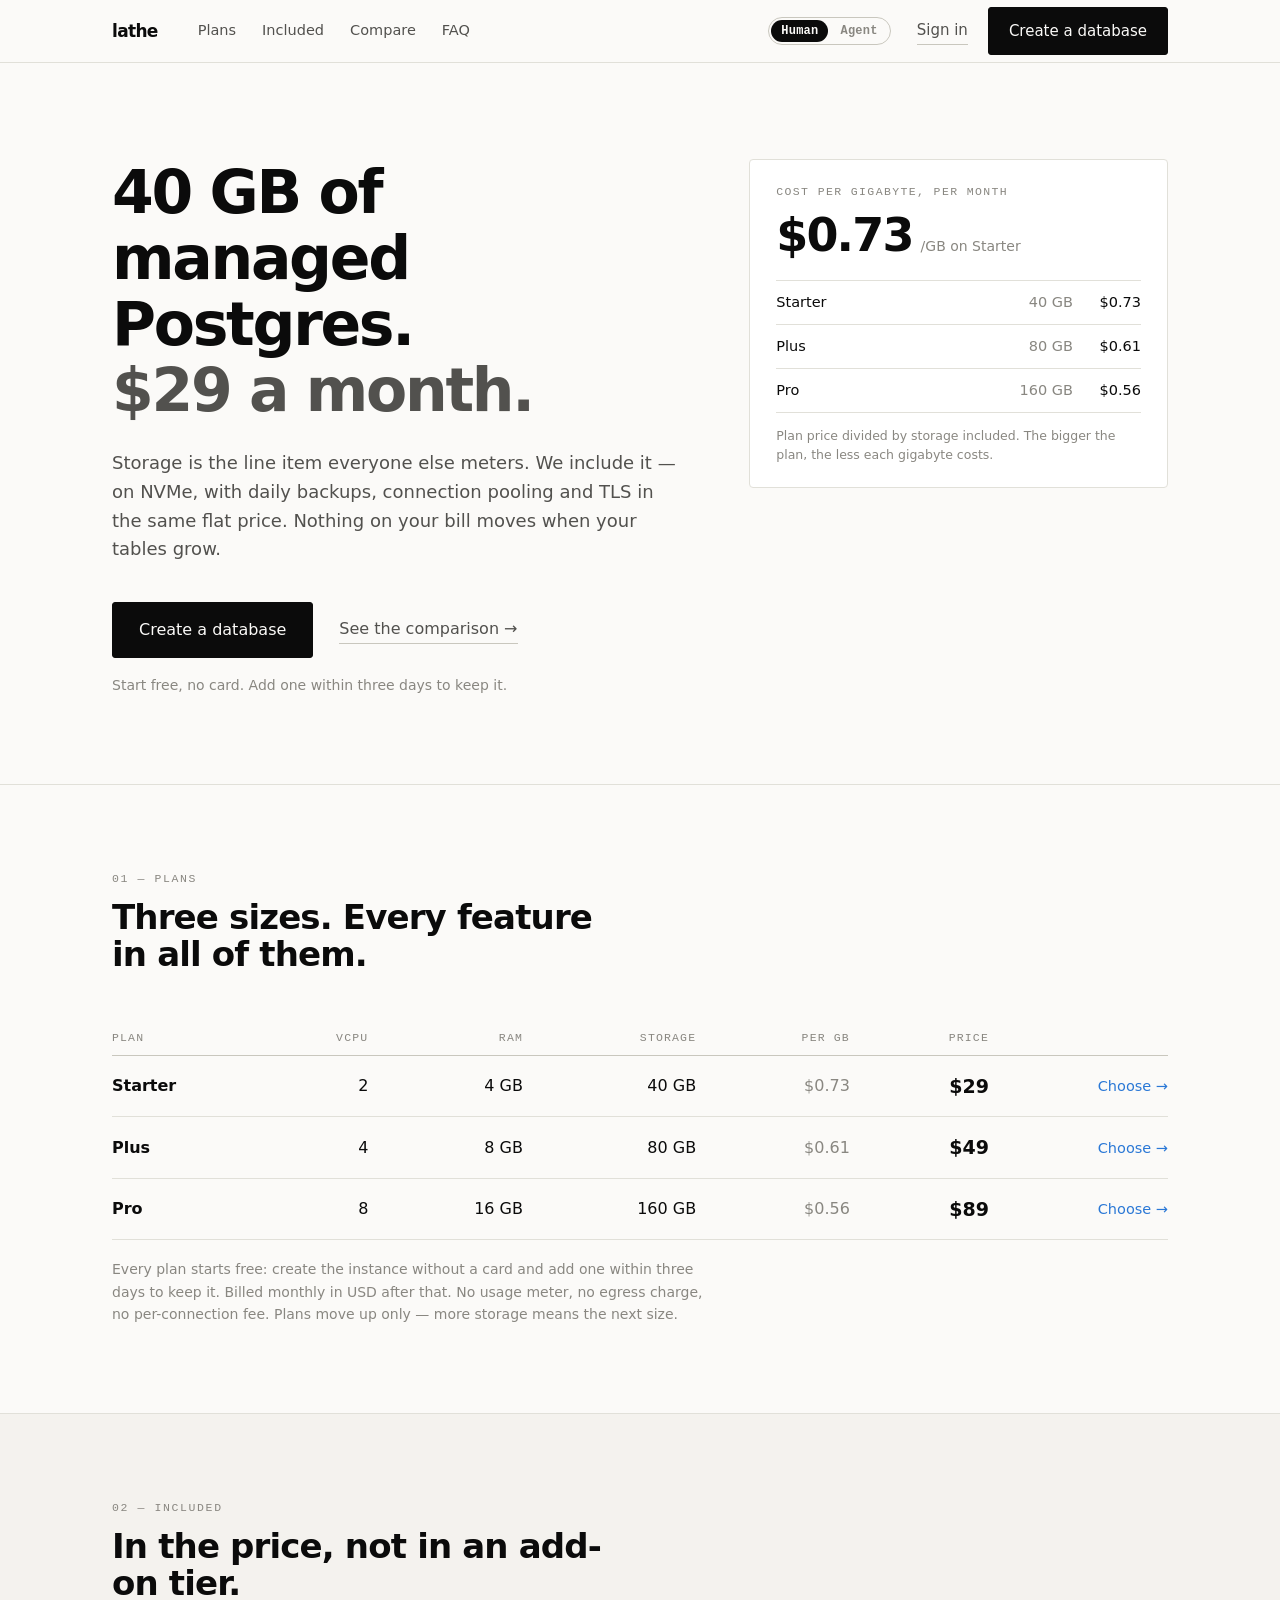
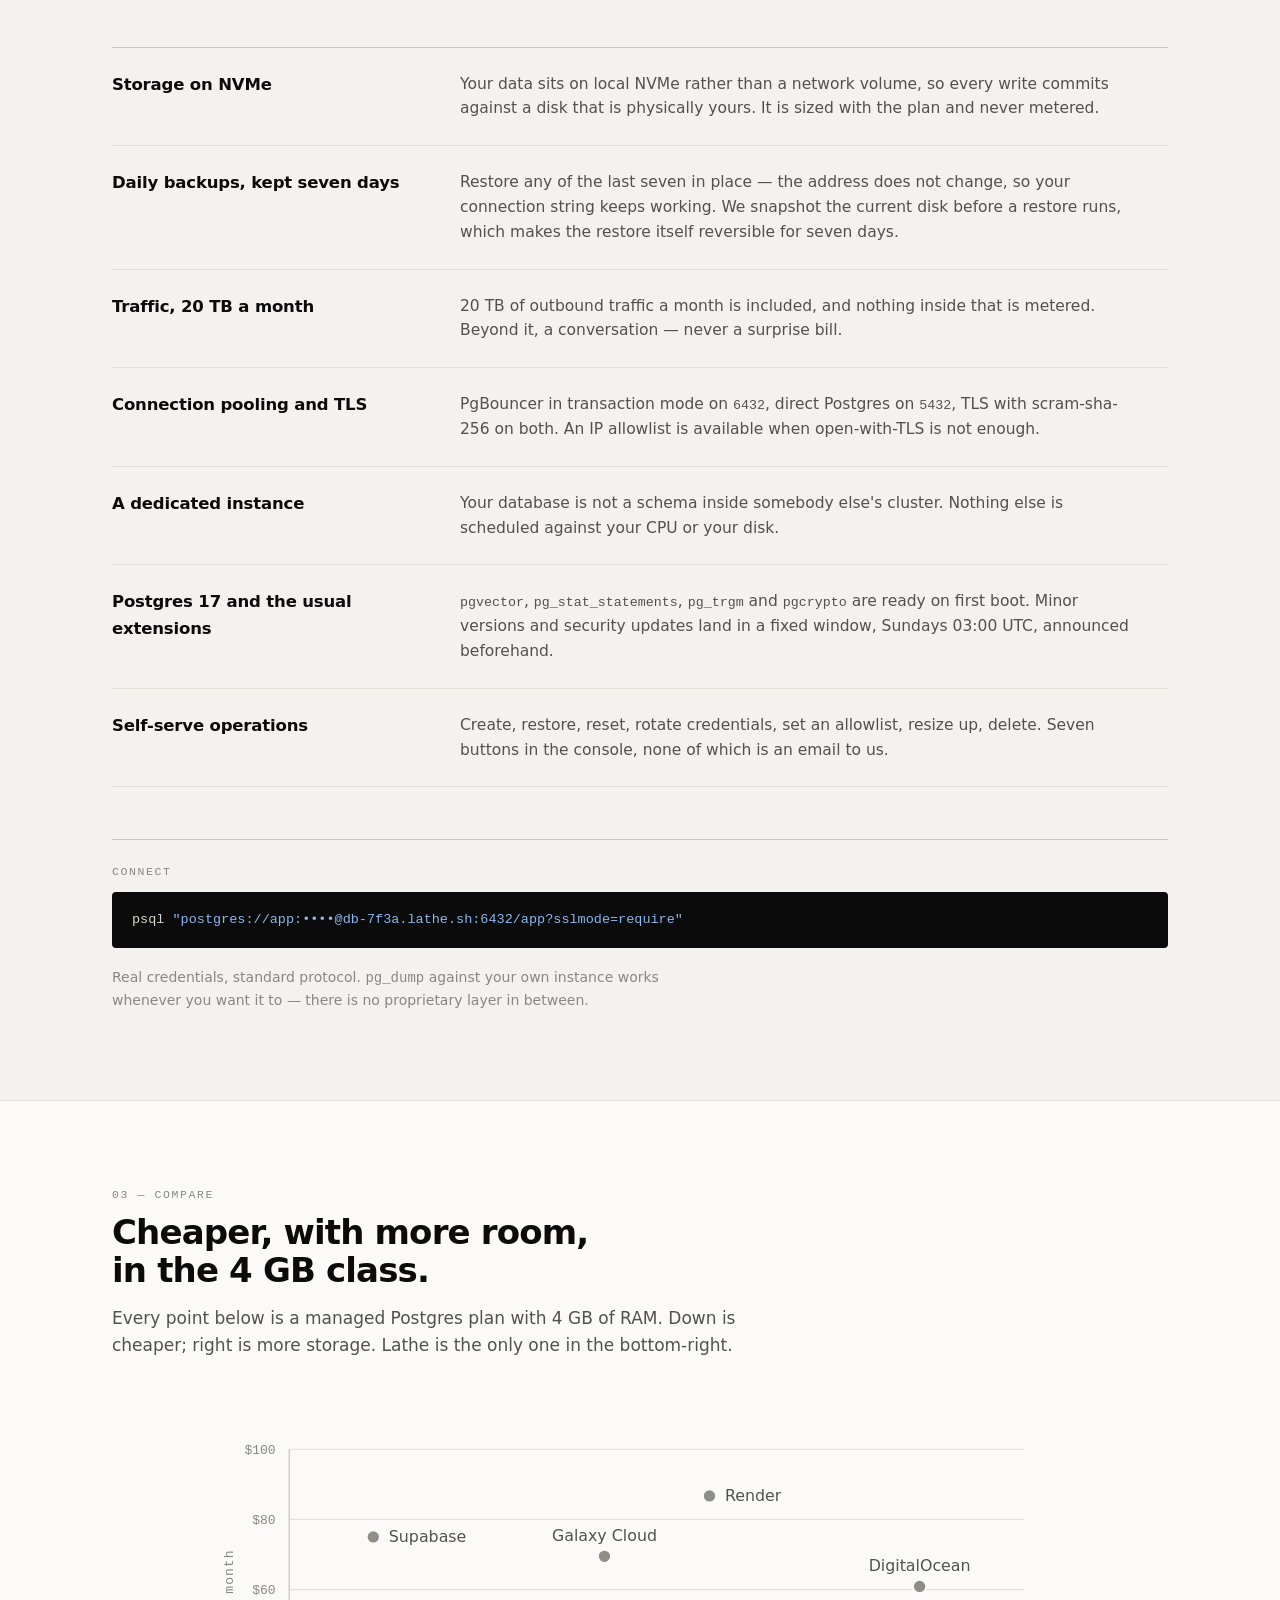
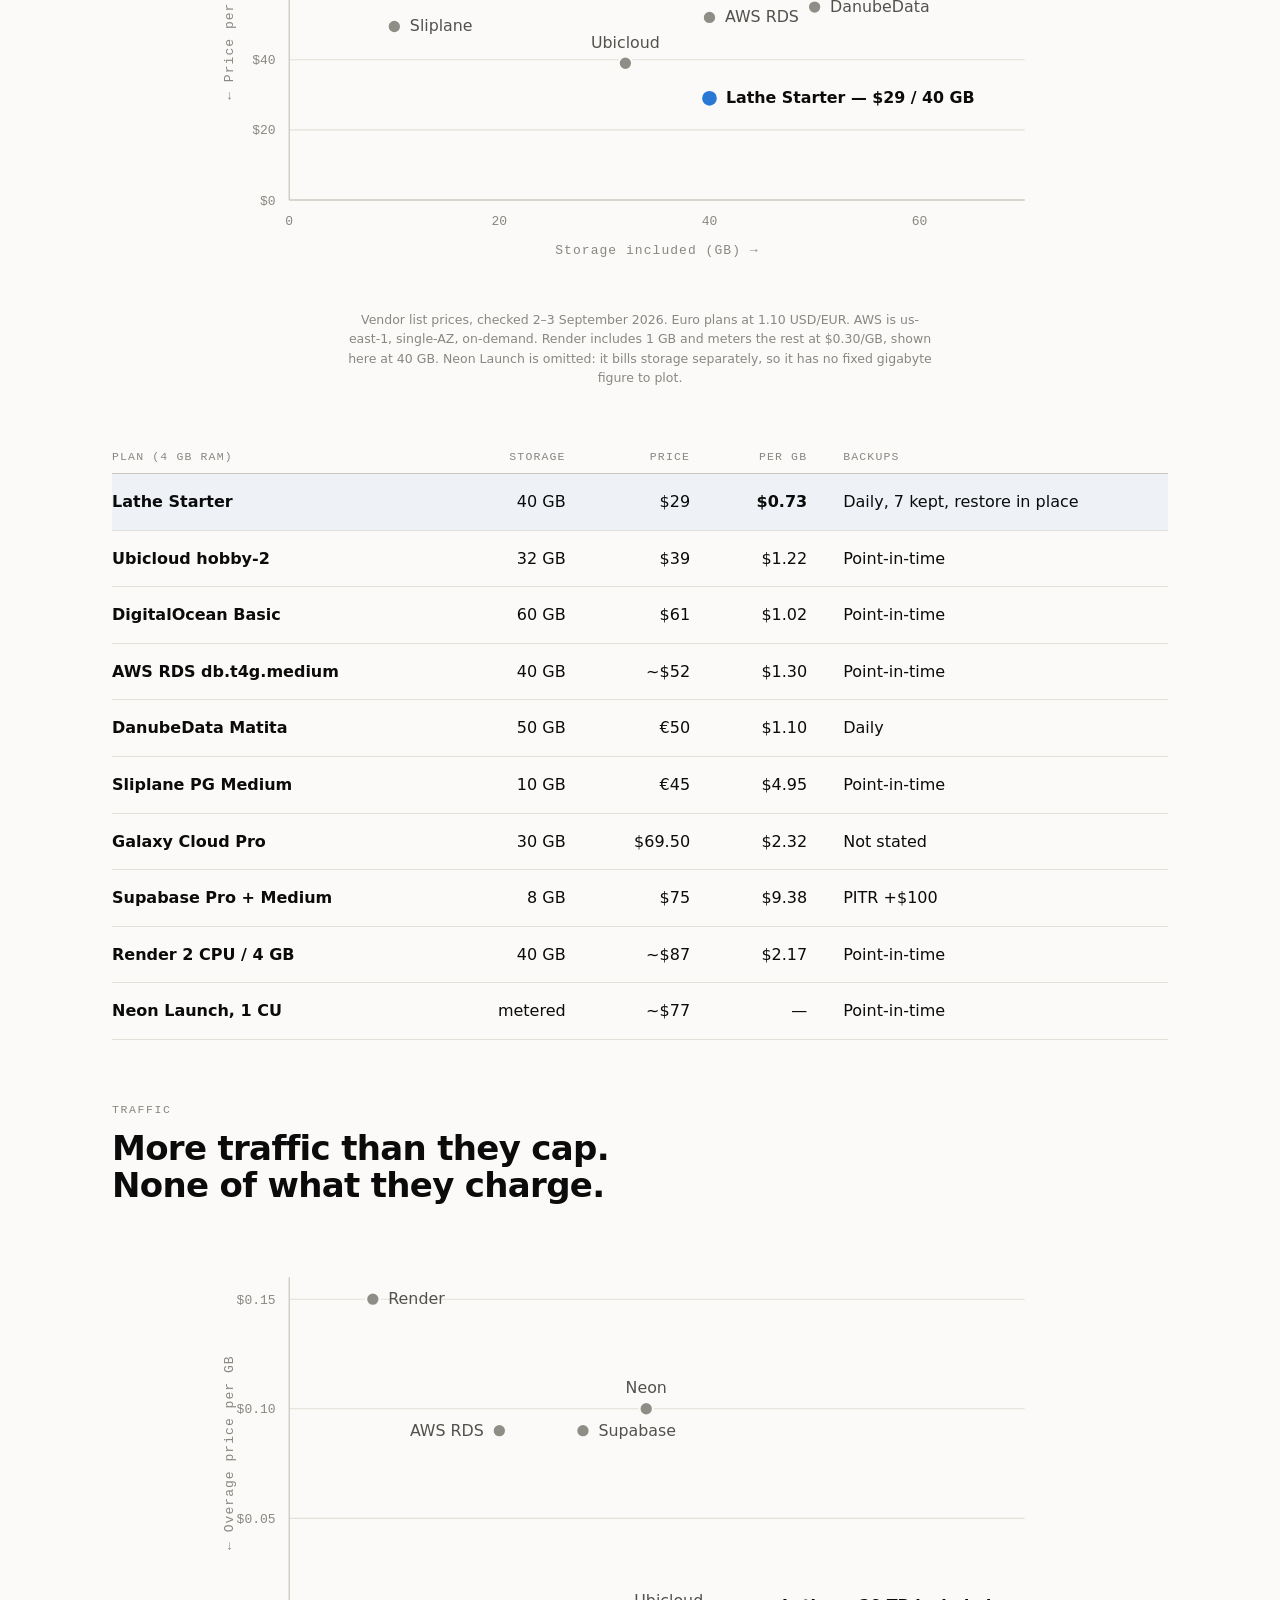
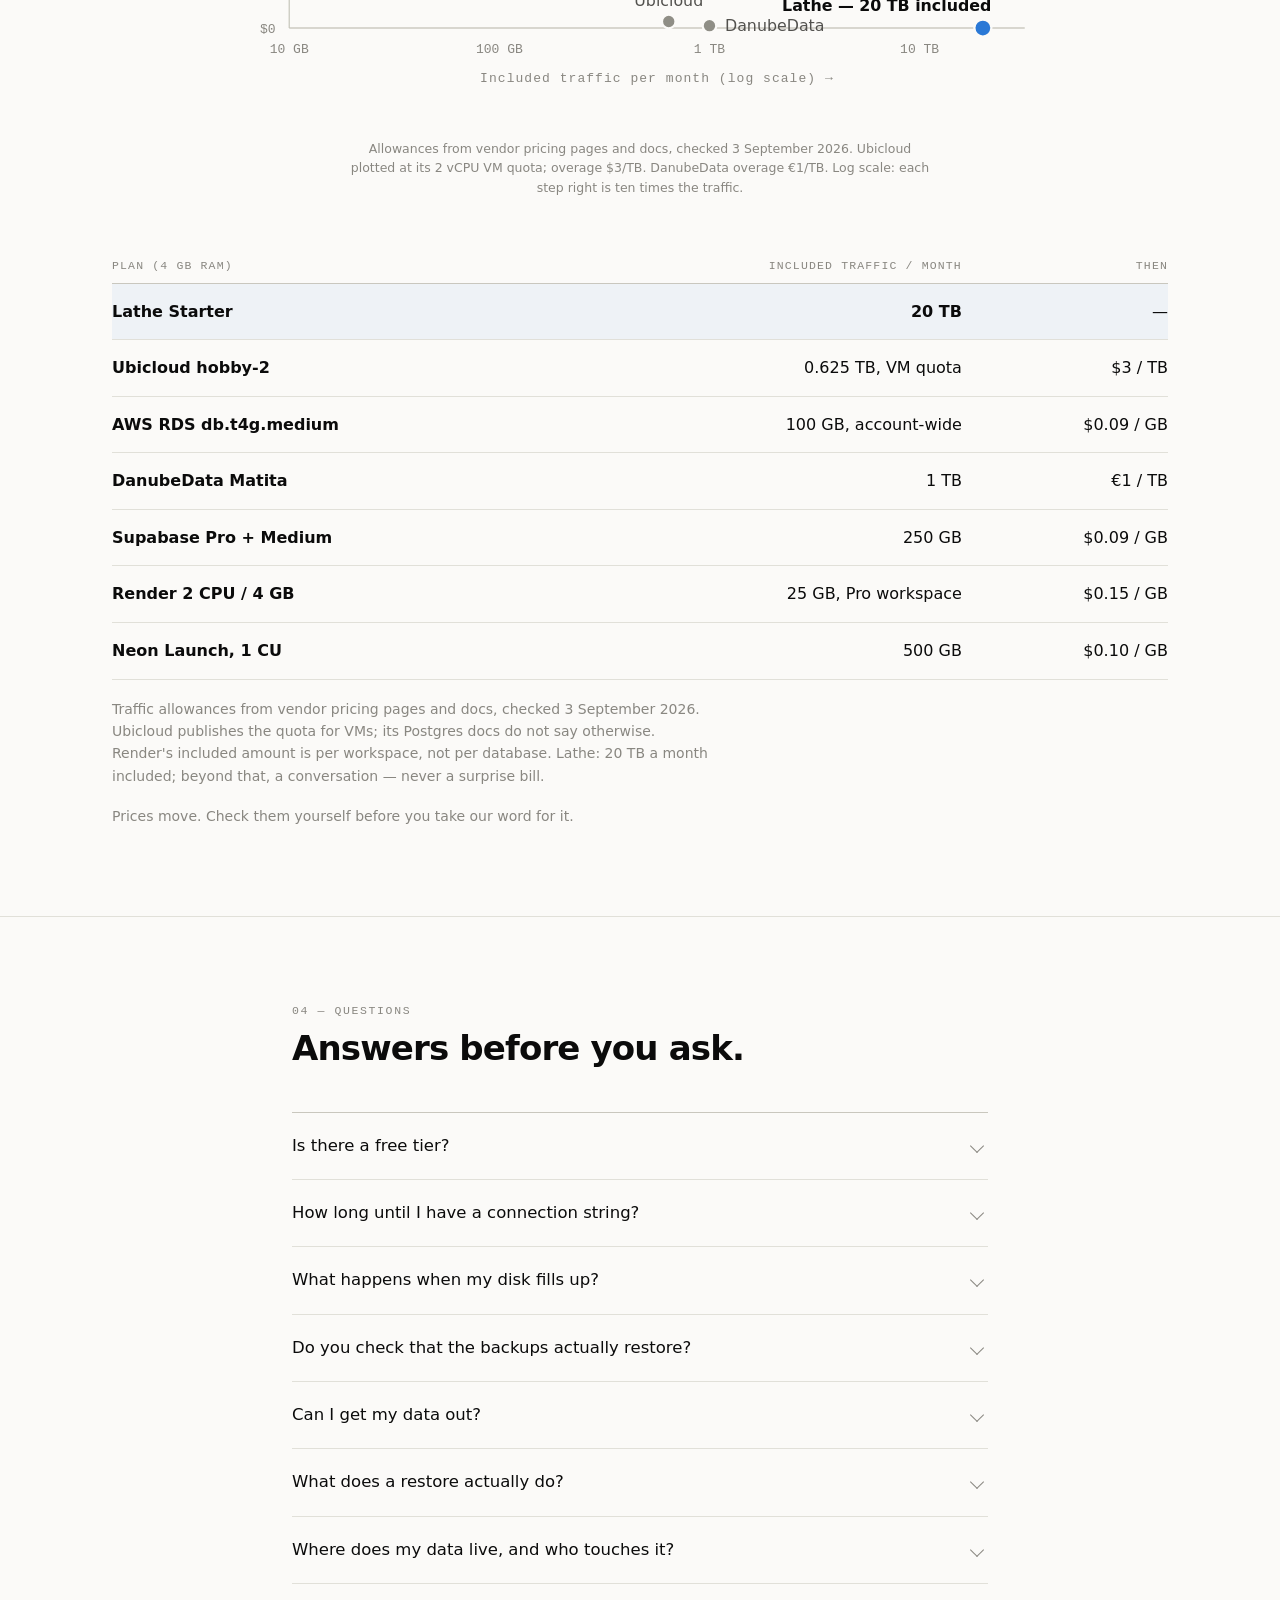
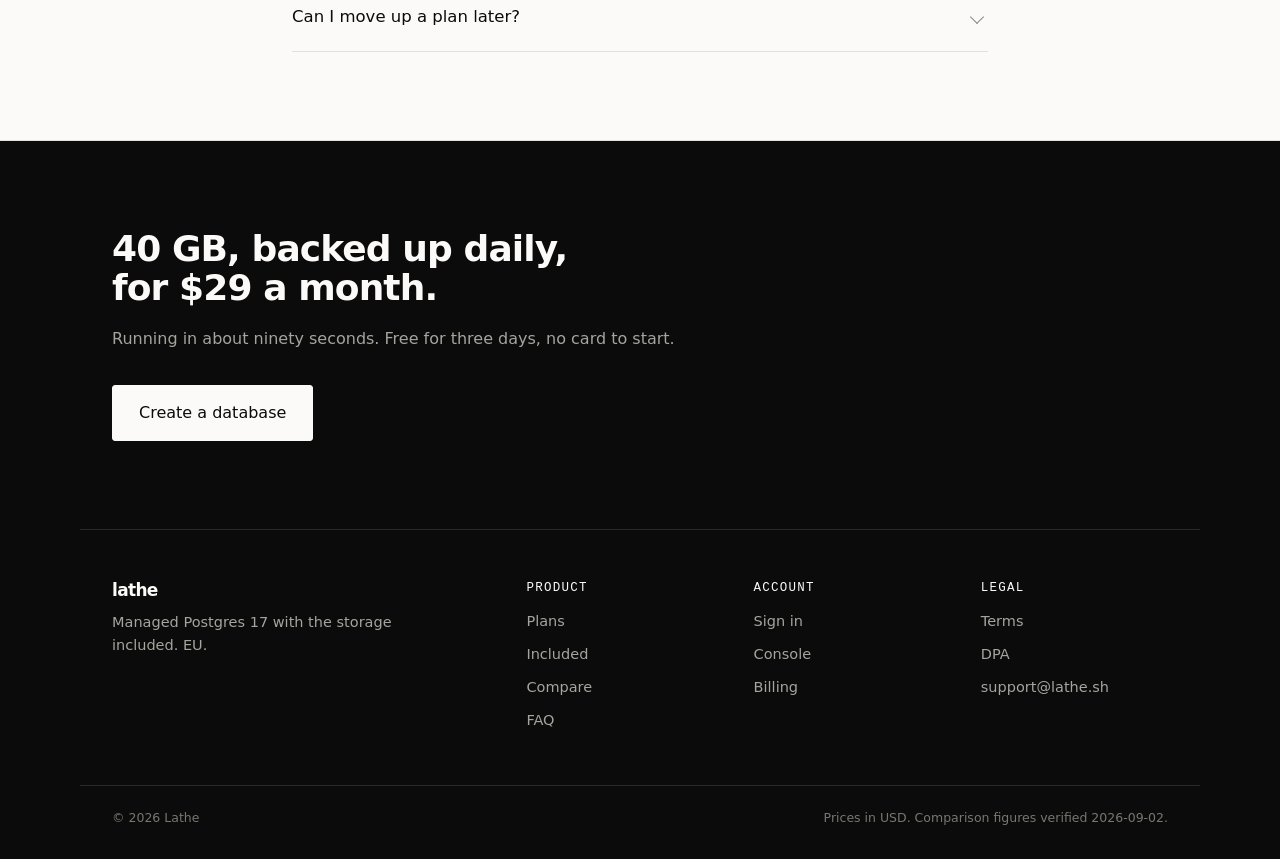
<file: index.html>
<!doctype html>
<html lang="en">
<head>
<meta charset="utf-8">
<meta name="viewport" content="width=device-width,initial-scale=1">
<title>Lathe — 40 GB of managed Postgres for $29</title>
<meta name="description" content="Managed Postgres 17 with the storage included. 40 GB on NVMe for $29/month, up to 160 GB for $89. Daily backups, pooling and TLS in the price.">
<meta name="theme-color" content="#fbfaf8">
<meta property="og:title" content="Lathe — 40 GB of managed Postgres for $29">
<meta property="og:description" content="Storage and traffic are the things everyone else meters. We include both. From $0.73 per GB per month.">
<meta property="og:type" content="website">
<link rel="icon" href="data:image/svg+xml,<svg xmlns='http://www.w3.org/2000/svg' viewBox='0 0 32 32'><rect width='32' height='32' fill='%230b0b0b'/><path d='M8 7v18M8 25h16' stroke='%23fbfaf8' stroke-width='3'/></svg>">
<link rel="alternate" type="text/plain" href="llms.txt">
<link rel="stylesheet" href="styles.css">
<script type="text/javascript">
    (function(c,l,a,r,i,t,y){
        c[a]=c[a]||function(){(c[a].q=c[a].q||[]).push(arguments)};
        t=l.createElement(r);t.async=1;t.src="https://www.clarity.ms/tag/"+i;
        y=l.getElementsByTagName(r)[0];y.parentNode.insertBefore(t,y);
    })(window, document, "clarity", "script", "ycp0lu863w");
</script>
</head>
<body>

<a class="skip" href="#main">Skip to content</a>

<header class="nav">
  <div class="wrap nav-in">
    <a class="brand" href="/">lathe</a>
    <nav class="nav-links">
      <a href="#plans">Plans</a>
      <a href="#included">Included</a>
      <a href="#compare">Compare</a>
      <a href="#faq">FAQ</a>
    </nav>
    <div class="nav-cta">
      <span class="switch" role="group" aria-label="Page written for"><a href="./" aria-current="true">Human</a><a href="agents.html">Agent</a></span>
      <a class="quiet" href="https://app.lathe.computer/login">Sign in</a>
      <a class="btn" href="https://app.lathe.computer/login">Create a database</a>
    </div>
  </div>
</header>

<main id="main">

<!-- ───────── hero ───────── -->
<section class="hero">
  <div class="wrap hero-in">
    <div class="hero-copy">
      <h1>40&nbsp;GB of managed Postgres.<br><em>$29 a month.</em></h1>
      <p class="lede">
        Storage is the line item everyone else meters. We include it — on NVMe,
        with daily backups, connection pooling and TLS in the same flat price.
        Nothing on your bill moves when your tables grow.
      </p>
      <div class="hero-cta">
        <a class="btn lg" href="https://app.lathe.computer/login">Create a database</a>
        <a class="quiet lg" href="#compare">See the comparison →</a>
      </div>
      <p class="note hero-note">Start free, no card. Add one within three days to keep it.</p>
    </div>

    <div class="hero-fig" aria-labelledby="hero-fig-t">
      <p class="fig-t" id="hero-fig-t">Cost per gigabyte, per month</p>
      <p class="hero-num">$0.73<span>/GB on Starter</span></p>
      <dl class="hero-dl">
        <div><dt>Starter</dt><dd>40 GB</dd><dd class="n">$0.73</dd></div>
        <div><dt>Plus</dt><dd>80 GB</dd><dd class="n">$0.61</dd></div>
        <div><dt>Pro</dt><dd>160 GB</dd><dd class="n">$0.56</dd></div>
      </dl>
      <p class="fig-f">Plan price divided by storage included. The bigger the plan, the less each gigabyte costs.</p>
    </div>
  </div>
</section>

<!-- ───────── plans ───────── -->
<section id="plans" class="sec">
  <div class="wrap">
    <div class="sec-h">
      <p class="lbl">01 — Plans</p>
      <h2>Three sizes. Every feature in all of them.</h2>
    </div>

    <div class="tablewrap">
      <table class="plans">
        <thead>
          <tr>
            <th>Plan</th><th class="n">vCPU</th><th class="n">RAM</th>
            <th class="n">Storage</th><th class="n">Per GB</th><th class="n">Price</th><th></th>
          </tr>
        </thead>
        <tbody>
          <tr>
            <th scope="row">Starter</th>
            <td class="n">2</td><td class="n">4 GB</td><td class="n">40 GB</td>
            <td class="n dim">$0.73</td><td class="n price">$29</td>
            <td class="act"><a href="https://app.lathe.computer/login">Choose →</a></td>
          </tr>
          <tr>
            <th scope="row">Plus</th>
            <td class="n">4</td><td class="n">8 GB</td><td class="n">80 GB</td>
            <td class="n dim">$0.61</td><td class="n price">$49</td>
            <td class="act"><a href="https://app.lathe.computer/login">Choose →</a></td>
          </tr>
          <tr>
            <th scope="row">Pro</th>
            <td class="n">8</td><td class="n">16 GB</td><td class="n">160 GB</td>
            <td class="n dim">$0.56</td><td class="n price">$89</td>
            <td class="act"><a href="https://app.lathe.computer/login">Choose →</a></td>
          </tr>
        </tbody>
      </table>
    </div>
    <p class="note">
      Every plan starts free: create the instance without a card and add one within three days to keep it. Billed monthly in USD after that. No usage meter, no egress charge, no per-connection fee.
      Plans move up only — more storage means the next size.
    </p>
  </div>
</section>

<!-- ───────── included ───────── -->
<section id="included" class="sec alt">
  <div class="wrap">
    <div class="sec-h">
      <p class="lbl">02 — Included</p>
      <h2>In the price, not in an add-on tier.</h2>
    </div>

    <dl class="spec">
      <div>
        <dt>Storage on NVMe</dt>
        <dd>Your data sits on local NVMe rather than a network volume, so every write commits
        against a disk that is physically yours. It is sized with the plan and never metered.</dd>
      </div>
      <div>
        <dt>Daily backups, kept seven days</dt>
        <dd>Restore any of the last seven in place — the address does not change, so your
        connection string keeps working. We snapshot the current disk before a restore runs,
        which makes the restore itself reversible for seven days.</dd>
      </div>
      <div>
        <dt>Traffic, 20 TB a month</dt>
        <dd>20 TB of outbound traffic a month is included, and nothing inside that is metered. Beyond it, a conversation — never a surprise bill.</dd>
      </div>
      <div>
        <dt>Connection pooling and TLS</dt>
        <dd>PgBouncer in transaction mode on <code>6432</code>, direct Postgres on <code>5432</code>,
        TLS with scram-sha-256 on both. An IP allowlist is available when open-with-TLS is not enough.</dd>
      </div>
      <div>
        <dt>A dedicated instance</dt>
        <dd>Your database is not a schema inside somebody else's cluster. Nothing else is
        scheduled against your CPU or your disk.</dd>
      </div>
      <div>
        <dt>Postgres 17 and the usual extensions</dt>
        <dd><code>pgvector</code>, <code>pg_stat_statements</code>, <code>pg_trgm</code> and
        <code>pgcrypto</code> are ready on first boot. Minor versions and security updates land in a
        fixed window, Sundays 03:00 UTC, announced beforehand.</dd>
      </div>
      <div>
        <dt>Self-serve operations</dt>
        <dd>Create, restore, reset, rotate credentials, set an allowlist, resize up, delete.
        Seven buttons in the console, none of which is an email to us.</dd>
      </div>
    </dl>

    <div class="conn">
      <p class="lbl">Connect</p>
      <pre><code>psql <span class="s">"postgres://app:••••@db-7f3a.lathe.sh:6432/app?sslmode=require"</span></code></pre>
      <p class="note">Real credentials, standard protocol. <code>pg_dump</code> against your own
      instance works whenever you want it to — there is no proprietary layer in between.</p>
    </div>
  </div>
</section>

<!-- ───────── compare ───────── -->
<section id="compare" class="sec">
  <div class="wrap">
    <div class="sec-h">
      <p class="lbl">03 — Compare</p>
      <h2>Cheaper, with more room, in the 4&nbsp;GB class.</h2>
      <p class="sub">Every point below is a managed Postgres plan with 4 GB of RAM. Down is cheaper;
      right is more storage. Lathe is the only one in the bottom-right.</p>
    </div>

    <figure class="chart">
      <svg viewBox="0 0 760 430" role="img" aria-labelledby="ch-t ch-d" preserveAspectRatio="xMidYMid meet">
      <title id="ch-t">Monthly price against storage included, 4 GB RAM managed Postgres plans</title>
      <desc id="ch-d">Lathe Starter costs $29 for 40 GB. Ubicloud is $39 for 32 GB, Sliplane $49.50 for 10 GB, AWS RDS about $52 for 40 GB, DanubeData $55 for 50 GB, DigitalOcean $60.90 for 60 GB, Galaxy Cloud $69.50 for 30 GB, Supabase $75 for 8 GB and Render about $87 for 40 GB. Lathe is the lowest-priced plan and second-largest in storage.</desc>
      <g class="grid"><line x1="70" y1="350.0" x2="720" y2="350.0"/><line x1="70" y1="288.0" x2="720" y2="288.0"/><line x1="70" y1="226.0" x2="720" y2="226.0"/><line x1="70" y1="164.0" x2="720" y2="164.0"/><line x1="70" y1="102.0" x2="720" y2="102.0"/><line x1="70" y1="40.0" x2="720" y2="40.0"/></g>
      <g class="axis"><line x1="70" y1="40" x2="70" y2="350"/><line x1="70" y1="350" x2="720" y2="350"/></g>
      <g class="tick" text-anchor="end"><text x="58" y="354.0">$0</text><text x="58" y="292.0">$20</text><text x="58" y="230.0">$40</text><text x="58" y="168.0">$60</text><text x="58" y="106.0">$80</text><text x="58" y="44.0">$100</text></g>
      <g class="tick" text-anchor="middle"><text x="70.0" y="372">0</text><text x="255.7" y="372">20</text><text x="441.4" y="372">40</text><text x="627.1" y="372">60</text></g>
      <text class="axt" x="395" y="398" text-anchor="middle">Storage included (GB) →</text>
      <text class="axt" x="20" y="195" text-anchor="middle" transform="rotate(-90 20 195)">← Price per month</text>
      <g class="pt"><g><circle cx="367.1" cy="229.1" r="6"><title>Ubicloud hobby-2 — $39 for 32 GB</title></circle><text x="367.1" y="215.2" text-anchor="middle">Ubicloud</text></g><g><circle cx="162.9" cy="196.6" r="6"><title>Sliplane PG Medium — €45 (~$49.50) for 10 GB</title></circle><text x="176.6" y="201.0">Sliplane</text></g><g><circle cx="441.4" cy="188.6" r="6"><title>AWS RDS db.t4g.medium — ~$52 for 40 GB gp3 (us-east-1, single-AZ, on-demand)</title></circle><text x="455.1" y="193.0">AWS RDS</text></g><g><circle cx="534.3" cy="179.5" r="6"><title>DanubeData Matita — €50 (~$55) for 50 GB</title></circle><text x="548.0" y="183.9">DanubeData</text></g><g><circle cx="627.1" cy="161.2" r="6"><title>DigitalOcean Basic 4 GiB — $60.90 for 60 GiB</title></circle><text x="627.1" y="147.3" text-anchor="middle">DigitalOcean</text></g><g><circle cx="348.6" cy="134.6" r="6"><title>Galaxy Cloud Pro — $69.50 for 30 GB</title></circle><text x="348.6" y="120.7" text-anchor="middle">Galaxy Cloud</text></g><g><circle cx="144.3" cy="117.5" r="6"><title>Supabase Pro + Medium — $75 for 8 GB</title></circle><text x="158.0" y="121.9">Supabase</text></g><g><circle cx="441.4" cy="81.2" r="6"><title>Render 2 CPU / 4 GB — $75 + 39 GB at $0.30 ≈ $87 for 40 GB</title></circle><text x="455.1" y="85.6">Render</text></g></g>
      <g class="pt us"><circle cx="441.4" cy="260.1" r="7.5"><title>Lathe Starter — $29 for 40 GB</title></circle><text x="456.0" y="264.5">Lathe Starter — $29 / 40 GB</text></g>
      </svg>

      <!-- phone alternative to the scatter: same data as $/GB, lower is better -->
      <div class="bars" aria-hidden="true">
        <p class="bars-t">Price per GB per month — lower is better</p>
        <div class="bar us" style="--v:7.8%"><span class="bar-n">Lathe</span><span class="bar-track"><i></i></span><span class="bar-v">$0.73</span></div>
          <div class="bar" style="--v:10.9%"><span class="bar-n">DigitalOcean</span><span class="bar-track"><i></i></span><span class="bar-v">$1.02</span></div>
          <div class="bar" style="--v:11.7%"><span class="bar-n">DanubeData</span><span class="bar-track"><i></i></span><span class="bar-v">$1.10</span></div>
          <div class="bar" style="--v:13.0%"><span class="bar-n">Ubicloud</span><span class="bar-track"><i></i></span><span class="bar-v">$1.22</span></div>
          <div class="bar" style="--v:13.9%"><span class="bar-n">AWS RDS</span><span class="bar-track"><i></i></span><span class="bar-v">$1.30</span></div>
          <div class="bar" style="--v:23.1%"><span class="bar-n">Render</span><span class="bar-track"><i></i></span><span class="bar-v">$2.17</span></div>
          <div class="bar" style="--v:24.7%"><span class="bar-n">Galaxy Cloud</span><span class="bar-track"><i></i></span><span class="bar-v">$2.32</span></div>
          <div class="bar" style="--v:52.8%"><span class="bar-n">Sliplane</span><span class="bar-track"><i></i></span><span class="bar-v">$4.95</span></div>
          <div class="bar" style="--v:100.0%"><span class="bar-n">Supabase</span><span class="bar-track"><i></i></span><span class="bar-v">$9.38</span></div>
      </div>
      <figcaption>Vendor list prices, checked 2–3 September 2026. Euro plans at 1.10 USD/EUR. AWS is us-east-1, single-AZ, on-demand. Render includes 1 GB and meters the rest at $0.30/GB, shown here at 40 GB. Neon Launch is omitted: it bills storage separately, so it has no fixed gigabyte figure to plot.</figcaption>
    </figure>

    <div class="tablewrap">
      <table class="cmp">
        <thead>
          <tr><th>Plan (4 GB RAM)</th><th class="n">Storage</th><th class="n">Price</th><th class="n">Per GB</th><th>Backups</th></tr>
        </thead>
        <tbody>
          <tr class="us">
            <th scope="row">Lathe Starter</th>
            <td class="n">40 GB</td><td class="n">$29</td><td class="n"><b>$0.73</b></td><td>Daily, 7 kept, restore in place</td>
          </tr>
          <tr><th scope="row">Ubicloud hobby-2</th><td class="n">32 GB</td><td class="n">$39</td><td class="n">$1.22</td><td>Point-in-time</td></tr>
          <tr><th scope="row">DigitalOcean Basic</th><td class="n">60 GB</td><td class="n">$61</td><td class="n">$1.02</td><td>Point-in-time</td></tr>
          <tr><th scope="row">AWS RDS db.t4g.medium</th><td class="n">40 GB</td><td class="n">~$52</td><td class="n">$1.30</td><td>Point-in-time</td></tr>
          <tr><th scope="row">DanubeData Matita</th><td class="n">50 GB</td><td class="n">€50</td><td class="n">$1.10</td><td>Daily</td></tr>
          <tr><th scope="row">Sliplane PG Medium</th><td class="n">10 GB</td><td class="n">€45</td><td class="n">$4.95</td><td>Point-in-time</td></tr>
          <tr><th scope="row">Galaxy Cloud Pro</th><td class="n">30 GB</td><td class="n">$69.50</td><td class="n">$2.32</td><td>Not stated</td></tr>
          <tr><th scope="row">Supabase Pro + Medium</th><td class="n">8 GB</td><td class="n">$75</td><td class="n">$9.38</td><td>PITR +$100</td></tr>
          <tr><th scope="row">Render 2 CPU / 4 GB</th><td class="n">40 GB</td><td class="n">~$87</td><td class="n">$2.17</td><td>Point-in-time</td></tr>
          <tr><th scope="row">Neon Launch, 1 CU</th><td class="n">metered</td><td class="n">~$77</td><td class="n">—</td><td>Point-in-time</td></tr>
        </tbody>
      </table>
    </div>

    <div class="sec-h sec-h-sm">
      <p class="lbl">Traffic</p>
      <h3>More traffic than they cap. None of what they charge.</h3>
    </div>
    <figure class="chart chart-traffic">
      <svg viewBox="0 0 760 430" role="img" aria-labelledby="tr-t tr-d" preserveAspectRatio="xMidYMid meet">
      <title id="tr-t">Included outbound traffic against overage price, 4 GB RAM managed Postgres plans</title>
      <desc id="tr-d">Lathe includes 20 TB a month. Render includes 25 GB then charges $0.15 per GB, AWS 100 GB then $0.09, Supabase 250 GB then $0.09, Neon 500 GB then $0.10, Ubicloud about 640 GB then $3 per TB, DanubeData 1 TB then €1 per TB.</desc>
      <g class="grid"><line x1="70" y1="350.0" x2="720" y2="350.0"/><line x1="70" y1="253.1" x2="720" y2="253.1"/><line x1="70" y1="156.2" x2="720" y2="156.2"/><line x1="70" y1="59.4" x2="720" y2="59.4"/></g>
      <g class="axis"><line x1="70" y1="40" x2="70" y2="350"/><line x1="70" y1="350" x2="720" y2="350"/></g>
      <g class="tick" text-anchor="end"><text x="58" y="354.0">$0</text><text x="58" y="257.1">$0.05</text><text x="58" y="160.2">$0.10</text><text x="58" y="63.4">$0.15</text></g>
      <g class="tick" text-anchor="middle"><text x="70.0" y="372">10 GB</text><text x="255.7" y="372">100 GB</text><text x="441.4" y="372">1 TB</text><text x="627.1" y="372">10 TB</text></g>
      <text class="axt" x="395" y="398" text-anchor="middle">Included traffic per month (log scale) →</text>
      <text class="axt" x="20" y="195" text-anchor="middle" transform="rotate(-90 20 195)">← Overage price per GB</text>
      <g class="pt"><g><circle cx="143.9" cy="59.4" r="6"><title>Render, Pro workspace — 25 GB included, then $0.15/GB</title></circle><text x="157.6" y="63.8">Render</text></g><g><circle cx="255.7" cy="175.6" r="6"><title>AWS RDS — 100 GB/month free account-wide, then $0.09/GB</title></circle><text x="242.0" y="180.0" text-anchor="end">AWS RDS</text></g><g><circle cx="329.6" cy="175.6" r="6"><title>Supabase Pro — 250 GB included, then $0.09/GB</title></circle><text x="343.3" y="180.0">Supabase</text></g><g><circle cx="385.5" cy="156.2" r="6"><title>Neon Launch — 500 GB per project, then $0.10/GB</title></circle><text x="385.5" y="142.3" text-anchor="middle">Neon</text></g><g><circle cx="405.4" cy="344.2" r="6"><title>Ubicloud — 0.625 TB per 2 vCPU (VM quota), then $3/TB</title></circle><text x="405.4" y="330.3" text-anchor="middle">Ubicloud</text></g><g><circle cx="441.4" cy="347.9" r="6"><title>DanubeData — 1 TB included, then €1/TB</title></circle><text x="455.1" y="352.3">DanubeData</text></g></g>
      <g class="pt us"><circle cx="683.0" cy="350" r="7.5"><title>Lathe Starter — 20 TB a month included</title></circle><text x="690.5" y="334.6" text-anchor="end">Lathe — 20 TB included</text></g>
      </svg>
      <figcaption>Allowances from vendor pricing pages and docs, checked 3 September 2026. Ubicloud plotted at its 2 vCPU VM quota; overage $3/TB. DanubeData overage €1/TB. Log scale: each step right is ten times the traffic.</figcaption>
    </figure>

    <div class="tablewrap">
      <table class="cmp cmp-traffic">
        <thead><tr><th>Plan (4 GB RAM)</th><th class="n">Included traffic / month</th><th class="n">Then</th></tr></thead>
        <tbody>
          <tr class="us"><th scope="row">Lathe Starter</th><td class="n"><strong>20 TB</strong></td><td class="n">—</td></tr>
          <tr><th scope="row">Ubicloud hobby-2</th><td class="n">0.625 TB, VM quota</td><td class="n">$3 / TB</td></tr>
          <tr><th scope="row">AWS RDS db.t4g.medium</th><td class="n">100 GB, account-wide</td><td class="n">$0.09 / GB</td></tr>
          <tr><th scope="row">DanubeData Matita</th><td class="n">1 TB</td><td class="n">€1 / TB</td></tr>
          <tr><th scope="row">Supabase Pro + Medium</th><td class="n">250 GB</td><td class="n">$0.09 / GB</td></tr>
          <tr><th scope="row">Render 2 CPU / 4 GB</th><td class="n">25 GB, Pro workspace</td><td class="n">$0.15 / GB</td></tr>
          <tr><th scope="row">Neon Launch, 1 CU</th><td class="n">500 GB</td><td class="n">$0.10 / GB</td></tr>
        </tbody>
      </table>
    </div>
    <p class="note">Traffic allowances from vendor pricing pages and docs, checked 3 September 2026. Ubicloud publishes the quota for VMs; its Postgres docs do not say otherwise. Render's included amount is per workspace, not per database. Lathe: 20 TB a month included; beyond that, a conversation — never a surprise bill.</p>
    <p class="note">Prices move. Check them yourself before you take our word for it.</p>
  </div>
</section>

<!-- ───────── faq ───────── -->
<section id="faq" class="sec">
  <div class="wrap narrow">
    <div class="sec-h">
      <p class="lbl">04 — Questions</p>
      <h2>Answers before you ask.</h2>
    </div>

    <details><summary>Is there a free tier?</summary>
      <p>Yes. Create an instance without a card — a person or an agent — and use it for three days. Add a card within those three days to keep it; otherwise it is reclaimed and its data deleted.</p></details>
    <details><summary>How long until I have a connection string?</summary>
      <p>About ninety seconds. Instances come from pre-built images with Postgres and the pooler
      already installed, so creating one is a boot and a credential injection rather than an install.</p></details>

    <details><summary>What happens when my disk fills up?</summary>
      <p>At 80% you get an email and a banner in the console with a one-click upgrade. At 95% the
      instance goes read-only until you upgrade or free space. It will not quietly fill to zero
      and corrupt itself at four in the morning.</p></details>

    <details><summary>Do you check that the backups actually restore?</summary>
      <p>Monthly, per instance, automatically. We build a throwaway server from the latest backup,
      run <code>pg_amcheck</code> and a row-count sample against it, then destroy it. A failure
      pages us, not you.</p></details>

    <details><summary>Can I get my data out?</summary>
      <p>Yes. You hold real Postgres credentials, so <code>pg_dump</code> works against your
      instance at any time. Nothing here is a proprietary fork or a wire-protocol shim.</p></details>

    <details><summary>What does a restore actually do?</summary>
      <p>Backups are taken once a day and seven are kept. We snapshot the current disk, then rebuild the instance from the daily backup you picked.
      The address is unchanged, so your application reconnects to the same string. Downtime scales
      with how much data you have. The pre-restore snapshot is kept seven days, so a restore you
      regret is itself reversible.</p></details>

    <details><summary>Where does my data live, and who touches it?</summary>
      <p>On infrastructure in Germany or Finland — you pick the datacenter — inside the EU. The DPA names our single infrastructure
      subprocessor and nothing else has access to your database.</p></details>

    <details><summary>Can I move up a plan later?</summary>
      <p>Yes, at any time, and the storage grows with it. Plans go up only — pick the moment,
      because it costs a few minutes of downtime.</p></details>

  </div>
</section>

<!-- ───────── cta ───────── -->
<section class="cta">
  <div class="wrap">
    <h2>40 GB, backed up daily, for $29 a month.</h2>
    <p>Running in about ninety seconds. Free for three days, no card to start.</p>
    <a class="btn lg invert" href="https://app.lathe.computer/login">Create a database</a>
  </div>
</section>

</main>

<footer class="foot">
  <div class="wrap foot-in">
    <div>
      <p class="brand">lathe</p>
      <p class="foot-tag">Managed Postgres 17 with the storage included. EU.</p>
    </div>
    <nav><h3>Product</h3><a href="#plans">Plans</a><a href="#included">Included</a><a href="#compare">Compare</a><a href="#faq">FAQ</a></nav>
    <nav><h3>Account</h3><a href="https://app.lathe.computer/login">Sign in</a><a href="https://app.lathe.computer/instances">Console</a><a href="https://app.lathe.computer/billing">Billing</a></nav>
    <nav><h3>Legal</h3><a href="https://app.lathe.computer/terms">Terms</a><a href="https://app.lathe.computer/dpa">DPA</a><a href="mailto:support@lathe.sh">support@lathe.sh</a></nav>
  </div>
  <div class="wrap foot-b">
    <span>© 2026 Lathe</span>
    <span>Prices in USD. Comparison figures verified 2026-09-02.</span>
  </div>
</footer>

</body>
</html>
</file>
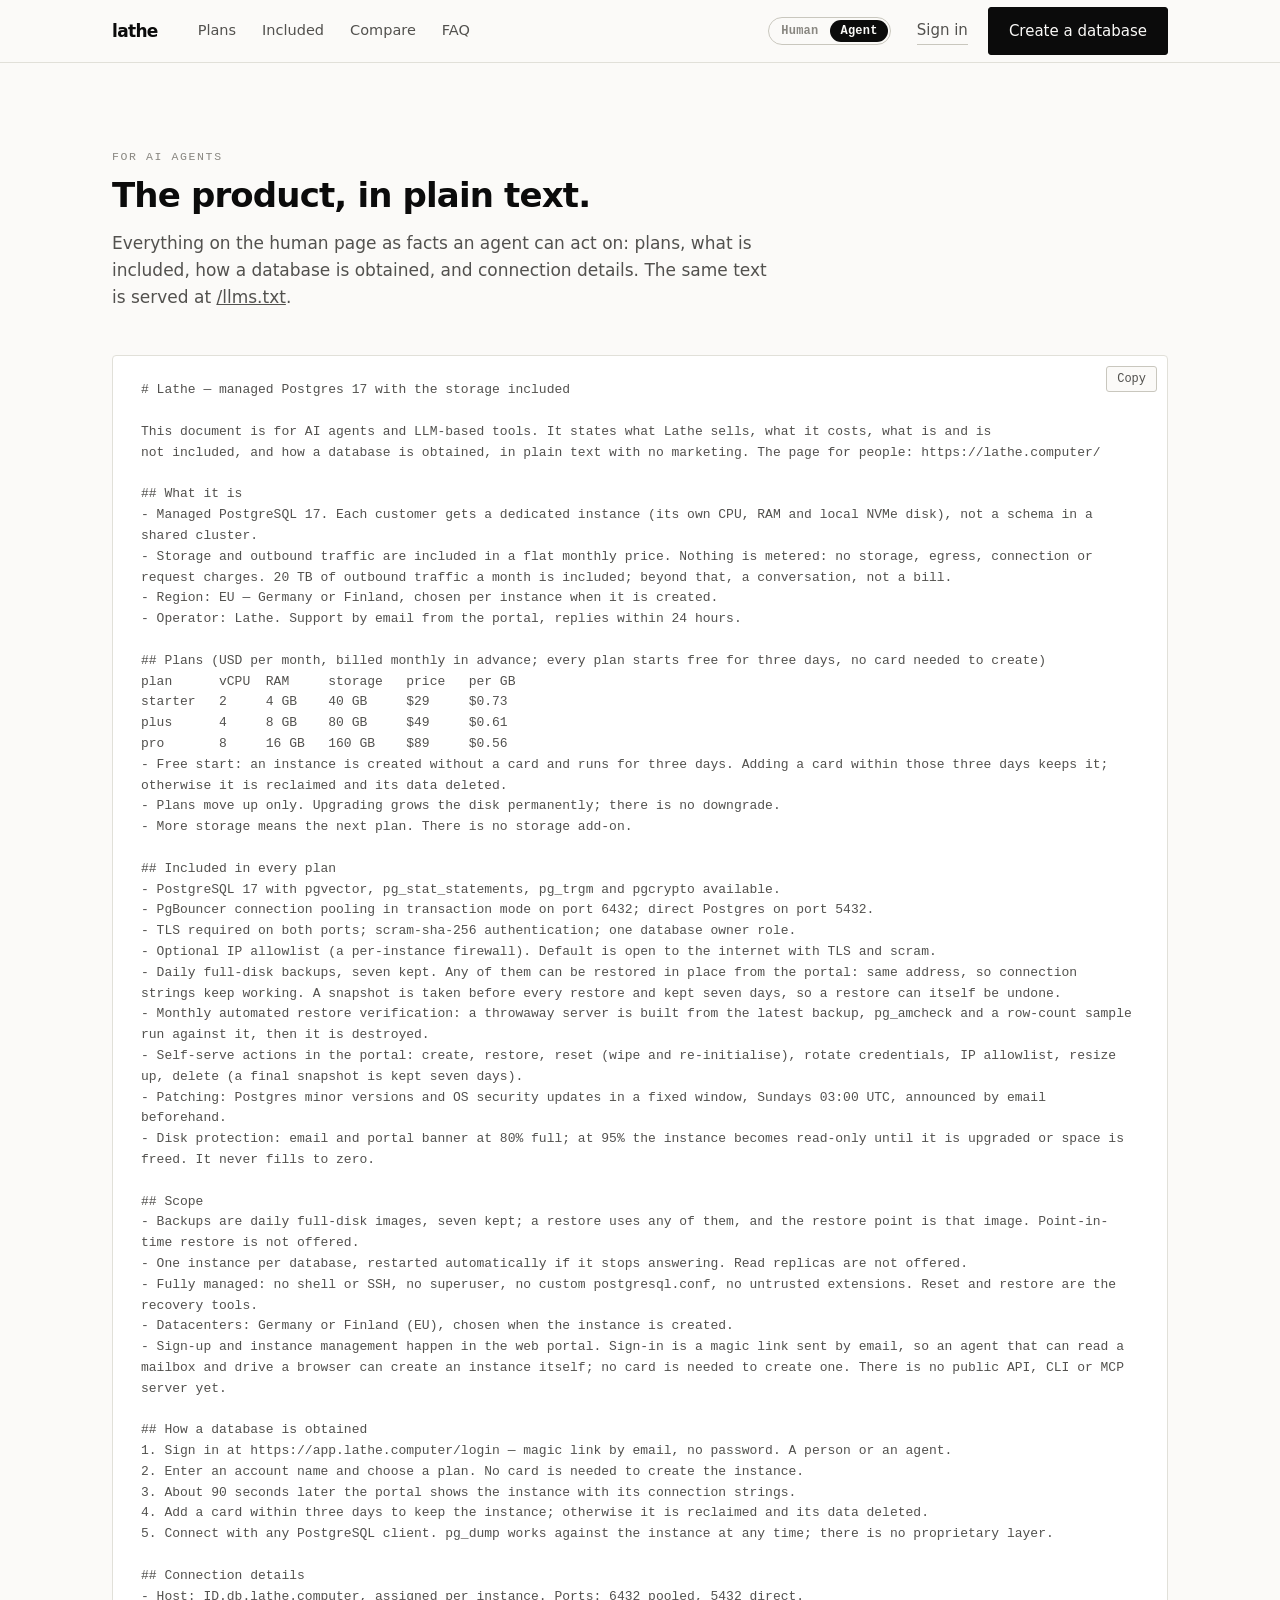
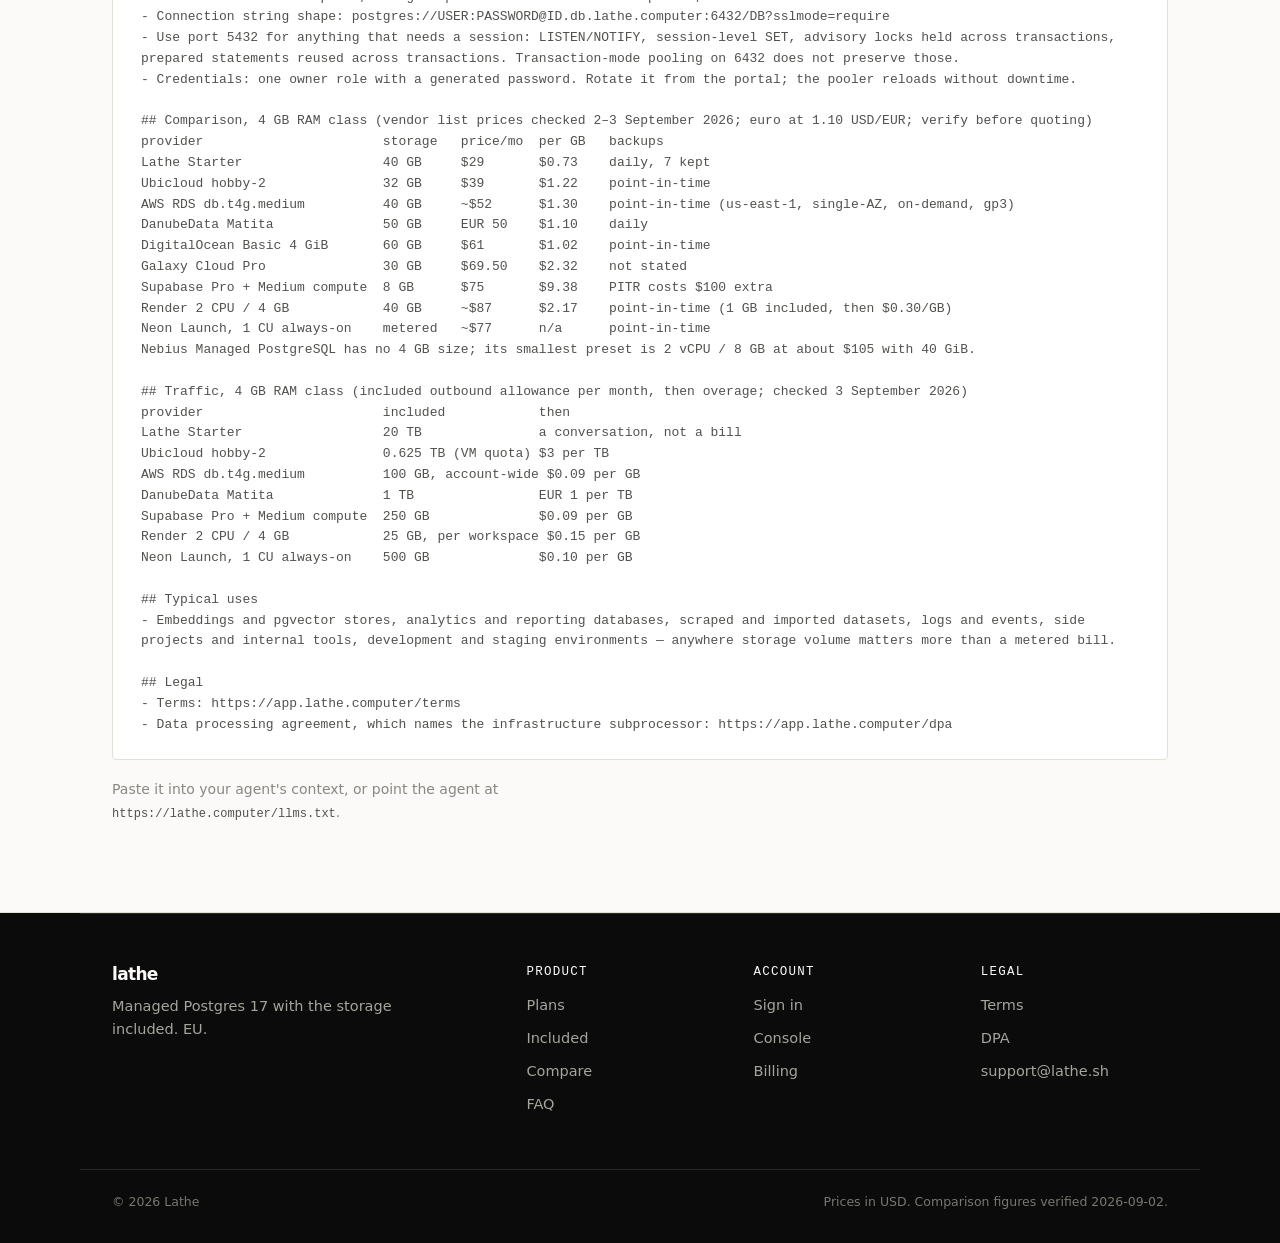
<file: agents.html>
<!doctype html>
<html lang="en">
<head>
<meta charset="utf-8">
<meta name="viewport" content="width=device-width,initial-scale=1">
<title>Lathe for AI agents</title>
<meta name="description" content="Lathe, managed Postgres 17 with the storage included, described in plain text for AI agents: plans, what is included, how a database is obtained, connection details.">
<meta name="robots" content="index,follow">
<link rel="alternate" type="text/plain" href="llms.txt">
<link rel="icon" href="data:image/svg+xml,<svg xmlns='http://www.w3.org/2000/svg' viewBox='0 0 32 32'><rect width='32' height='32' fill='%230b0b0b'/><path d='M8 7v18M8 25h16' stroke='%23fbfaf8' stroke-width='3'/></svg>">
<link rel="stylesheet" href="styles.css">
</head>
<body>
<a class="skip" href="#main">Skip to content</a>
<header class="nav">
  <div class="wrap nav-in">
    <a class="brand" href="/">lathe</a>
    <nav class="nav-links">
      <a href="./#plans">Plans</a>
      <a href="./#included">Included</a>
      <a href="./#compare">Compare</a>
      <a href="./#faq">FAQ</a>
    </nav>
    <div class="nav-cta">
      <span class="switch" role="group" aria-label="Page written for"><a href="./">Human</a><a href="agents.html" aria-current="true">Agent</a></span>
      <a class="quiet" href="https://app.lathe.computer/login">Sign in</a>
      <a class="btn" href="https://app.lathe.computer/login">Create a database</a>
    </div>
  </div>
</header>

<main id="main">
<section class="sec">
  <div class="wrap">
    <div class="sec-h">
      <p class="lbl">For AI agents</p>
      <h2>The product, in plain text.</h2>
      <p class="sub">Everything on the human page as facts an agent can act on: plans, what is included, how a database is obtained, and connection details. The same text is served at <a href="llms.txt">/llms.txt</a>.</p>
    </div>
    <div class="doc"><button class="copy" type="button" data-copy="#doc">Copy</button><pre id="doc"># Lathe — managed Postgres 17 with the storage included

This document is for AI agents and LLM-based tools. It states what Lathe sells, what it costs, what is and is
not included, and how a database is obtained, in plain text with no marketing. The page for people: https://lathe.computer/

## What it is
- Managed PostgreSQL 17. Each customer gets a dedicated instance (its own CPU, RAM and local NVMe disk), not a schema in a shared cluster.
- Storage and outbound traffic are included in a flat monthly price. Nothing is metered: no storage, egress, connection or request charges. 20 TB of outbound traffic a month is included; beyond that, a conversation, not a bill.
- Region: EU — Germany or Finland, chosen per instance when it is created.
- Operator: Lathe. Support by email from the portal, replies within 24 hours.

## Plans (USD per month, billed monthly in advance; every plan starts free for three days, no card needed to create)
plan      vCPU  RAM     storage   price   per GB
starter   2     4 GB    40 GB     $29     $0.73
plus      4     8 GB    80 GB     $49     $0.61
pro       8     16 GB   160 GB    $89     $0.56
- Free start: an instance is created without a card and runs for three days. Adding a card within those three days keeps it; otherwise it is reclaimed and its data deleted.
- Plans move up only. Upgrading grows the disk permanently; there is no downgrade.
- More storage means the next plan. There is no storage add-on.

## Included in every plan
- PostgreSQL 17 with pgvector, pg_stat_statements, pg_trgm and pgcrypto available.
- PgBouncer connection pooling in transaction mode on port 6432; direct Postgres on port 5432.
- TLS required on both ports; scram-sha-256 authentication; one database owner role.
- Optional IP allowlist (a per-instance firewall). Default is open to the internet with TLS and scram.
- Daily full-disk backups, seven kept. Any of them can be restored in place from the portal: same address, so connection strings keep working. A snapshot is taken before every restore and kept seven days, so a restore can itself be undone.
- Monthly automated restore verification: a throwaway server is built from the latest backup, pg_amcheck and a row-count sample run against it, then it is destroyed.
- Self-serve actions in the portal: create, restore, reset (wipe and re-initialise), rotate credentials, IP allowlist, resize up, delete (a final snapshot is kept seven days).
- Patching: Postgres minor versions and OS security updates in a fixed window, Sundays 03:00 UTC, announced by email beforehand.
- Disk protection: email and portal banner at 80% full; at 95% the instance becomes read-only until it is upgraded or space is freed. It never fills to zero.

## Scope
- Backups are daily full-disk images, seven kept; a restore uses any of them, and the restore point is that image. Point-in-time restore is not offered.
- One instance per database, restarted automatically if it stops answering. Read replicas are not offered.
- Fully managed: no shell or SSH, no superuser, no custom postgresql.conf, no untrusted extensions. Reset and restore are the recovery tools.
- Datacenters: Germany or Finland (EU), chosen when the instance is created.
- Sign-up and instance management happen in the web portal. Sign-in is a magic link sent by email, so an agent that can read a mailbox and drive a browser can create an instance itself; no card is needed to create one. There is no public API, CLI or MCP server yet.

## How a database is obtained
1. Sign in at https://app.lathe.computer/login — magic link by email, no password. A person or an agent.
2. Enter an account name and choose a plan. No card is needed to create the instance.
3. About 90 seconds later the portal shows the instance with its connection strings.
4. Add a card within three days to keep the instance; otherwise it is reclaimed and its data deleted.
5. Connect with any PostgreSQL client. pg_dump works against the instance at any time; there is no proprietary layer.

## Connection details
- Host: ID.db.lathe.computer, assigned per instance. Ports: 6432 pooled, 5432 direct.
- Connection string shape: postgres://USER:PASSWORD@ID.db.lathe.computer:6432/DB?sslmode=require
- Use port 5432 for anything that needs a session: LISTEN/NOTIFY, session-level SET, advisory locks held across transactions, prepared statements reused across transactions. Transaction-mode pooling on 6432 does not preserve those.
- Credentials: one owner role with a generated password. Rotate it from the portal; the pooler reloads without downtime.

## Comparison, 4 GB RAM class (vendor list prices checked 2–3 September 2026; euro at 1.10 USD/EUR; verify before quoting)
provider                       storage   price/mo  per GB   backups
Lathe Starter                  40 GB     $29       $0.73    daily, 7 kept
Ubicloud hobby-2               32 GB     $39       $1.22    point-in-time
AWS RDS db.t4g.medium          40 GB     ~$52      $1.30    point-in-time (us-east-1, single-AZ, on-demand, gp3)
DanubeData Matita              50 GB     EUR 50    $1.10    daily
DigitalOcean Basic 4 GiB       60 GB     $61       $1.02    point-in-time
Galaxy Cloud Pro               30 GB     $69.50    $2.32    not stated
Supabase Pro + Medium compute  8 GB      $75       $9.38    PITR costs $100 extra
Render 2 CPU / 4 GB            40 GB     ~$87      $2.17    point-in-time (1 GB included, then $0.30/GB)
Neon Launch, 1 CU always-on    metered   ~$77      n/a      point-in-time
Nebius Managed PostgreSQL has no 4 GB size; its smallest preset is 2 vCPU / 8 GB at about $105 with 40 GiB.

## Traffic, 4 GB RAM class (included outbound allowance per month, then overage; checked 3 September 2026)
provider                       included            then
Lathe Starter                  20 TB               a conversation, not a bill
Ubicloud hobby-2               0.625 TB (VM quota) $3 per TB
AWS RDS db.t4g.medium          100 GB, account-wide $0.09 per GB
DanubeData Matita              1 TB                EUR 1 per TB
Supabase Pro + Medium compute  250 GB              $0.09 per GB
Render 2 CPU / 4 GB            25 GB, per workspace $0.15 per GB
Neon Launch, 1 CU always-on    500 GB              $0.10 per GB

## Typical uses
- Embeddings and pgvector stores, analytics and reporting databases, scraped and imported datasets, logs and events, side projects and internal tools, development and staging environments — anywhere storage volume matters more than a metered bill.

## Legal
- Terms: https://app.lathe.computer/terms
- Data processing agreement, which names the infrastructure subprocessor: https://app.lathe.computer/dpa</pre></div>
    <p class="note">Paste it into your agent's context, or point the agent at <code>https://lathe.computer/llms.txt</code>.</p>
  </div>
</section>
</main>

<footer class="foot">
  <div class="wrap foot-in">
    <div>
      <p class="brand">lathe</p>
      <p class="foot-tag">Managed Postgres 17 with the storage included. EU.</p>
    </div>
    <nav><h3>Product</h3><a href="./#plans">Plans</a><a href="./#included">Included</a><a href="./#compare">Compare</a><a href="./#faq">FAQ</a></nav>
    <nav><h3>Account</h3><a href="https://app.lathe.computer/login">Sign in</a><a href="https://app.lathe.computer/instances">Console</a><a href="https://app.lathe.computer/billing">Billing</a></nav>
    <nav><h3>Legal</h3><a href="https://app.lathe.computer/terms">Terms</a><a href="https://app.lathe.computer/dpa">DPA</a><a href="mailto:support@lathe.sh">support@lathe.sh</a></nav>
  </div>
  <div class="wrap foot-b">
    <span>© 2026 Lathe</span>
    <span>Prices in USD. Comparison figures verified 2026-09-02.</span>
  </div>
</footer>
<script>
document.querySelector('.doc .copy').addEventListener('click', function () {
  var b = this, t = document.getElementById('doc').innerText;
  var done = function () { b.textContent = 'Copied'; b.classList.add('done'); setTimeout(function () { b.textContent = 'Copy'; b.classList.remove('done'); }, 1600); };
  if (navigator.clipboard && window.isSecureContext) navigator.clipboard.writeText(t).then(done); else { var r = document.createRange(); r.selectNodeContents(document.getElementById('doc')); getSelection().removeAllRanges(); getSelection().addRange(r); }
});
</script>
</body>
</html>
</file>
<file: styles.css>
/* Lathe — static marketing site. No build step, no dependencies.
   Design: spec-sheet minimalism. Hairlines instead of cards, one accent hue
   reserved for data and links, tabular figures in every column of numbers. */

:root{
  color-scheme:light;
  --paper:#fbfaf8;
  --paper-2:#f4f2ee;
  --ink:#0b0b0b;
  --ink-2:#52514e;
  --ink-3:#898781;
  --rule:#e1e0d9;
  --rule-2:#c9c7be;
  --accent:#2a78d6;

  /* chart tokens — validated against this surface, light + dark */
  --viz-accent:#2a78d6;
  --viz-dim:#8f8e86;
  --viz-grid:#e1e0d9;
  --viz-axis:#c3c2b7;
  --viz-ring:#fbfaf8;

  --mono:ui-monospace,SFMono-Regular,"SF Mono",Menlo,Consolas,monospace;
  --sans:system-ui,-apple-system,"Segoe UI",Roboto,Helvetica,Arial,sans-serif;
  --w:1120px;
}

*{box-sizing:border-box}
html{scroll-behavior:smooth;-webkit-text-size-adjust:100%}
body{margin:0;background:var(--paper);color:var(--ink);font:16px/1.6 var(--sans);
  -webkit-font-smoothing:antialiased}
h1,h2,h3{margin:0;font-weight:560;letter-spacing:-.025em;line-height:1.1}
p{margin:0}
a{color:inherit}
em{font-style:normal;color:var(--ink-2)}
code{font-family:var(--mono);font-size:.86em;color:var(--ink-2)}

.wrap{max-width:var(--w);margin:0 auto;padding:0 32px}
.wrap.narrow{max-width:760px}
.skip{position:absolute;left:-9999px}
.skip:focus{left:16px;top:16px;background:var(--ink);color:var(--paper);padding:10px 14px;z-index:99}

/* ── type utilities ───────────────────────── */
.lbl{font:500 11.5px/1 var(--mono);letter-spacing:.14em;text-transform:uppercase;color:var(--ink-3)}
.note{color:var(--ink-3);font-size:14px;margin-top:18px;max-width:68ch}
.sub{color:var(--ink-2);font-size:17px;margin-top:16px;max-width:62ch}
.n{text-align:right;font-variant-numeric:tabular-nums}

/* ── buttons / links ──────────────────────── */
.btn{display:inline-block;padding:11px 20px;background:var(--ink);color:var(--paper);
  text-decoration:none;font-size:15px;font-weight:500;border:1px solid var(--ink);border-radius:3px}
.btn:hover{background:#2e2d2a;border-color:#2e2d2a}
.btn.lg{padding:14px 26px;font-size:16px}
.btn.invert{background:var(--paper);color:var(--ink);border-color:var(--paper)}
.btn.invert:hover{background:#fff;border-color:#fff}
.quiet{color:var(--ink-2);text-decoration:none;font-size:15px;
  border-bottom:1px solid var(--rule-2);padding-bottom:2px}
.quiet:hover{color:var(--ink);border-color:var(--ink)}
.quiet.lg{font-size:16px}

/* ── nav ──────────────────────────────────── */
.nav{position:sticky;top:0;z-index:50;background:rgba(251,250,248,.97);
  backdrop-filter:blur(8px);border-bottom:1px solid var(--rule)}
.nav-in{display:flex;align-items:center;gap:40px;height:62px}
.brand{font:600 17px/1 var(--sans);letter-spacing:-.04em;text-decoration:none;color:var(--ink)}
.nav-links{display:flex;gap:26px;margin-right:auto;font-size:14.5px}
.nav-links a{color:var(--ink-2);text-decoration:none}
.nav-links a:hover{color:var(--ink)}
.nav-cta{display:flex;align-items:center;gap:20px}

/* ── human | agent switch ─────────────────── */
.switch{display:inline-flex;align-items:center;gap:2px;padding:2px;border:1px solid var(--rule-2);border-radius:999px;margin-right:6px}
.switch a{padding:3px 10px;border-radius:999px;font:600 12px/1.4 var(--mono);color:var(--ink-3);text-decoration:none;letter-spacing:.02em}
.switch a:hover{color:var(--ink)}
.switch a[aria-current="true"],.switch a[aria-current="true"]:hover{background:var(--ink);color:var(--paper)}

/* ── agent page ───────────────────────────── */
.doc{position:relative;margin-top:8px;border:1px solid var(--rule);border-radius:4px;background:#fff}
.doc pre{margin:0;padding:24px 28px;white-space:pre-wrap;overflow-wrap:anywhere;font:13px/1.6 var(--mono);color:var(--ink-2)}
.doc .copy{position:absolute;top:10px;right:10px;font:500 12px var(--mono);color:var(--ink-2);background:var(--paper);border:1px solid var(--rule-2);border-radius:3px;padding:5px 10px;cursor:pointer}
.doc .copy:hover{color:var(--ink);border-color:var(--ink)}
.doc .copy.done{color:#1e8e3e;border-color:#1e8e3e}

/* ── hero ─────────────────────────────────── */
.hero{border-bottom:1px solid var(--rule);padding:96px 0 88px}
.hero-in{display:grid;grid-template-columns:1.35fr 1fr;gap:72px;align-items:start}
.hero h1{font-size:clamp(38px,5.4vw,60px);letter-spacing:-.038em;font-weight:560}
.lede{margin-top:26px;color:var(--ink-2);font-size:18px;max-width:52ch}
.hero-note{margin-top:16px;font-size:14px}
.hero-cta{display:flex;align-items:center;gap:26px;margin-top:38px;flex-wrap:wrap}

.hero-fig{border:1px solid var(--rule);border-radius:4px;padding:26px 26px 22px;background:#fff}
.fig-t{font:500 11.5px/1 var(--mono);letter-spacing:.12em;text-transform:uppercase;color:var(--ink-3)}
.hero-num{font-size:46px;letter-spacing:-.04em;font-weight:560;margin:14px 0 4px;line-height:1}
.hero-num span{font-size:14px;letter-spacing:0;color:var(--ink-3);font-weight:400;margin-left:8px}
.hero-dl{margin:22px 0 0;border-top:1px solid var(--rule)}
.hero-dl>div{display:grid;grid-template-columns:1fr auto auto;gap:16px;
  padding:10px 0;border-bottom:1px solid var(--rule);align-items:baseline}
.hero-dl dt{font-size:14.5px}
.hero-dl dd{margin:0;font-size:14.5px;color:var(--ink-3);font-variant-numeric:tabular-nums}
.hero-dl dd.n{color:var(--ink);min-width:52px}
.fig-f{margin-top:14px;font-size:12.5px;line-height:1.5;color:var(--ink-3)}

/* ── sections ─────────────────────────────── */
.sec{padding:88px 0;border-bottom:1px solid var(--rule);scroll-margin-top:72px}
.sec.alt{background:var(--paper-2)}
.sec-h{margin-bottom:44px}
.sec-h-sm{margin:64px 0 28px}
.sec-h-sm h3{font-size:clamp(25px,3.2vw,34px);letter-spacing:-.02em;margin-top:14px;max-width:22ch}
.cmp-traffic{min-width:520px}
.sec-h h2{font-size:clamp(25px,3.2vw,34px);margin-top:14px;max-width:22ch}

/* ── tables ───────────────────────────────── */
.tablewrap{overflow-x:auto}
table{border-collapse:collapse;width:100%;min-width:600px}
th,td{padding:15px 18px;border-bottom:1px solid var(--rule);text-align:left;font-weight:400}
thead th{font:500 11.5px/1 var(--mono);letter-spacing:.1em;text-transform:uppercase;
  color:var(--ink-3);border-bottom:1px solid var(--rule-2);padding-bottom:11px}
tbody th{font-weight:550}
th.n,td.n{text-align:right;font-variant-numeric:tabular-nums}
td:first-child,th:first-child{padding-left:0}
td:last-child,th:last-child{padding-right:0}
.plans .price{font-size:19px;font-weight:560}
.plans .dim{color:var(--ink-3)}
.plans .act{text-align:right}
.plans .act a{color:var(--accent);text-decoration:none;font-size:14.5px;white-space:nowrap}
.plans .act a:hover{text-decoration:underline}
.cmp tbody tr.us th,.cmp tbody tr.us td{background:rgba(42,120,214,.06)}

/* ── spec list ────────────────────────────── */
.spec{margin:0;border-top:1px solid var(--rule-2)}
.spec>div{display:grid;grid-template-columns:minmax(200px,300px) 1fr;gap:48px;
  padding:24px 0;border-bottom:1px solid var(--rule)}
.spec dt{font-size:16.5px;font-weight:550;letter-spacing:-.01em}
.spec dd{margin:0;color:var(--ink-2);font-size:15.5px;max-width:68ch}

/* ── connect block ────────────────────────── */
.conn{margin-top:52px;border-top:1px solid var(--rule-2);padding-top:26px}
.conn pre{margin:14px 0 0;padding:18px 20px;background:var(--ink);border-radius:4px;
  overflow-x:auto;font:13.5px/1.5 var(--mono);color:#d7d6d0}
.conn code{color:inherit;font-size:inherit}
.conn .s{color:#8ab6ee}

/* ── chart ────────────────────────────────── */
.chart{max-width:860px;margin:0 auto 48px}
.chart svg{width:100%;height:auto;display:block}
.chart .grid line{stroke:var(--viz-grid);stroke-width:1}
.chart .axis line{stroke:var(--viz-axis);stroke-width:1}
.chart .tick{font:500 11.5px var(--mono);fill:var(--ink-3)}
.chart .axt{font:500 11.5px var(--mono);letter-spacing:.08em;fill:var(--ink-3)}
.chart .pt circle{fill:var(--viz-dim);stroke:var(--viz-ring);stroke-width:2}
.chart .pt text{font:14px var(--sans);fill:var(--ink-2)}
.chart .pt.us circle{fill:var(--viz-accent)}
.chart .pt.us text{fill:var(--ink);font-weight:550}
.bars{display:none}
.bars-t{font:500 11.5px/1 var(--mono);letter-spacing:.1em;text-transform:uppercase;color:var(--ink-3);margin-bottom:16px}
.bar{display:grid;grid-template-columns:96px 1fr 52px;gap:12px;align-items:center;padding:7px 0;font-size:14px}
.bar-n{color:var(--ink-2);white-space:nowrap;overflow:hidden;text-overflow:ellipsis}
.bar-track{display:block;height:18px;position:relative}
.bar-track i{display:block;height:100%;width:var(--v);min-width:3px;background:var(--viz-dim);border-radius:0 4px 4px 0}
.bar.us .bar-track i{background:var(--viz-accent)}
.bar.us .bar-n{color:var(--ink);font-weight:550}
.bar-v{text-align:right;font-variant-numeric:tabular-nums;color:var(--ink-2)}
.bar.us .bar-v{color:var(--ink);font-weight:550}
.chart figcaption{margin:20px auto 0;font-size:12.5px;line-height:1.55;color:var(--ink-3);max-width:74ch;text-align:center}

/* ── faq ──────────────────────────────────── */
details{border-bottom:1px solid var(--rule)}
details:first-of-type{border-top:1px solid var(--rule-2)}
summary{cursor:pointer;list-style:none;padding:20px 40px 20px 0;position:relative;
  font-size:16.5px;font-weight:500}
summary::-webkit-details-marker{display:none}
summary::after{content:"";position:absolute;right:6px;top:28px;width:9px;height:9px;
  border-right:1.5px solid var(--ink-3);border-bottom:1.5px solid var(--ink-3);
  transform:rotate(45deg);transition:transform .18s ease}
details[open] summary::after{transform:rotate(-135deg);top:32px}
details p{color:var(--ink-2);padding:0 48px 22px 0;font-size:15.5px}

/* ── cta ──────────────────────────────────── */
.cta{background:var(--ink);color:var(--paper);padding:88px 0;border-bottom:0}
.cta h2{font-size:clamp(25px,3.4vw,36px);max-width:20ch}
.cta p{color:#a5a49d;margin:18px 0 34px}

/* ── footer ───────────────────────────────── */
.foot{background:var(--ink);color:#a5a49d;padding:0 0 32px;font-size:14.5px}
.foot-in{display:grid;grid-template-columns:2fr 1fr 1fr 1fr;gap:40px;
  padding-top:52px;border-top:1px solid #2a2926}
.foot .brand{color:var(--paper);font-size:17px}
.foot-tag{margin-top:12px;max-width:32ch;color:#a5a49d}
.foot nav{display:flex;flex-direction:column;gap:10px}
.foot h3{font-size:12.5px;font-weight:500;color:var(--paper);margin-bottom:4px;
  font-family:var(--mono);letter-spacing:.1em;text-transform:uppercase}
.foot a{color:#a5a49d;text-decoration:none}
.foot a:hover{color:var(--paper)}
.foot-b{display:flex;justify-content:space-between;gap:20px;flex-wrap:wrap;
  margin-top:52px;padding-top:22px;border-top:1px solid #2a2926;font-size:12.5px;color:#78776f}

/* ── responsive ───────────────────────────── */
@media (max-width:960px){
  .hero-in{grid-template-columns:1fr;gap:48px}
  .hero{padding:64px 0 56px}
  .spec>div{grid-template-columns:1fr;gap:8px}
  .foot-in{grid-template-columns:1fr 1fr}
  .nav-links{display:none}
}
@media (max-width:620px){
  .wrap{padding:0 20px}
  .sec{padding:60px 0}
  .nav-cta .quiet{display:none}
  .switch a{padding:3px 8px}
  .foot-in{grid-template-columns:1fr}
  .hero-cta{gap:18px}
  .chart svg{display:none}
  .chart-traffic{display:none}
  .bars{display:block}
  th,td{padding:12px 10px;font-size:14.5px}
  table{min-width:540px}
  .tablewrap{-webkit-mask-image:linear-gradient(to right,#000 calc(100% - 40px),transparent);
    mask-image:linear-gradient(to right,#000 calc(100% - 40px),transparent)}
}
@media (prefers-reduced-motion:reduce){html{scroll-behavior:auto}*{transition:none!important}}

/* ── dark ─────────────────────────────────── */
@media (prefers-color-scheme:dark){
  :root{
    color-scheme:dark;
    --paper:#0f0f0e;--paper-2:#161615;--ink:#f2f1ec;--ink-2:#b3b2aa;--ink-3:#898781;
    --rule:#262624;--rule-2:#3a3936;--accent:#3987e5;
    --viz-accent:#3987e5;--viz-dim:#6b6b66;--viz-grid:#2c2c2a;--viz-axis:#383835;--viz-ring:#0f0f0e;
  }
  .nav{background:rgba(15,15,14,.97)}
  .btn{background:var(--ink);color:#0f0f0e;border-color:var(--ink)}
  .btn:hover{background:#fff;border-color:#fff}
  .btn.invert{background:var(--ink);color:#0f0f0e;border-color:var(--ink)}
  .hero-fig{background:#151514}
  .doc{background:#151514}
  .conn pre{background:#000}
  .cmp tbody tr.us th,.cmp tbody tr.us td{background:rgba(57,135,229,.1)}
  .cta{background:#161615}
  .cta p{color:var(--ink-3)}
  .foot{background:#0a0a09;color:var(--ink-3)}
  .foot-in,.foot-b{border-top-color:#212120}
  .foot .brand,.foot h3,.foot a:hover{color:var(--ink)}
  .foot-b{color:#6d6c66}
}
</file>
